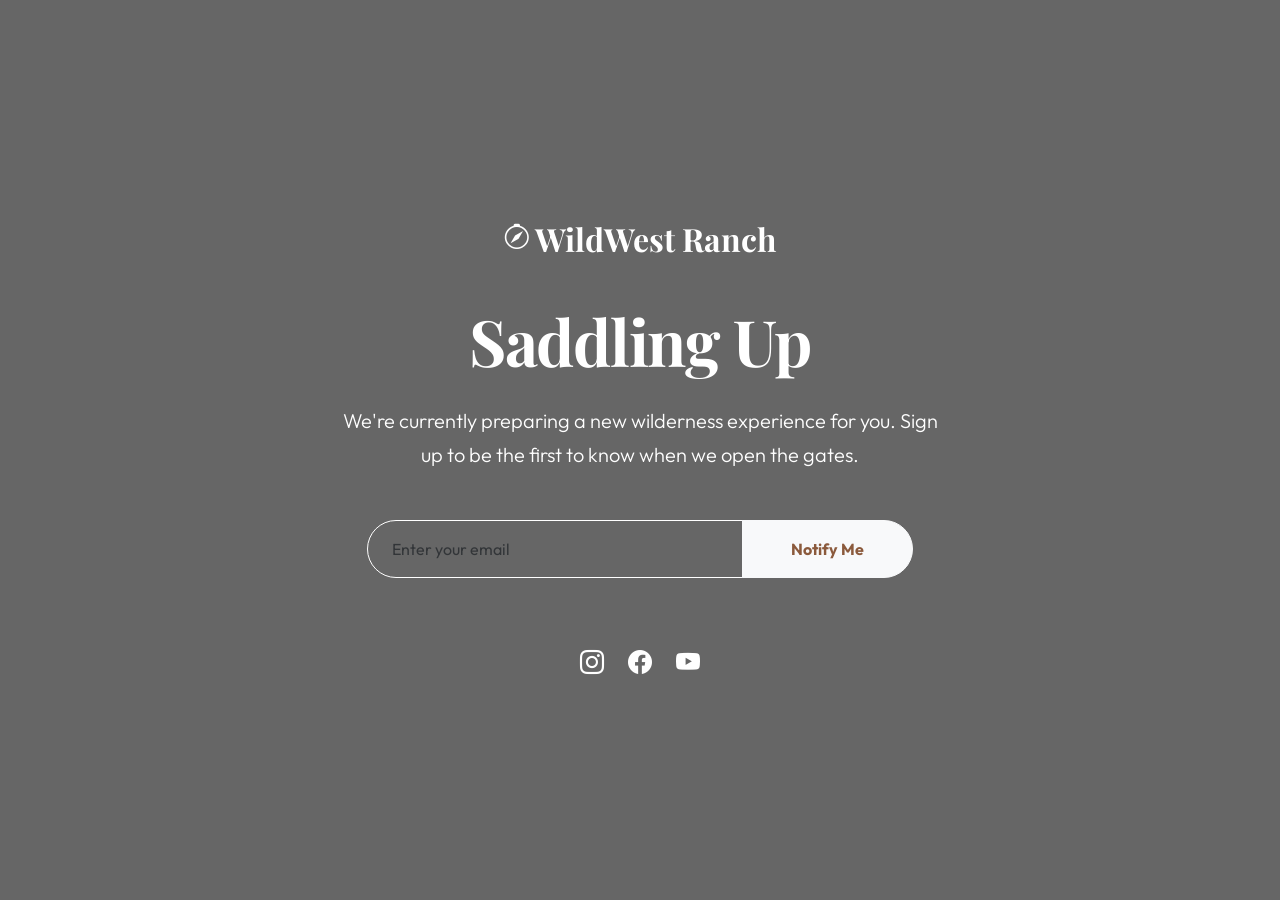
<file: coming-soon.html>
<!DOCTYPE html>
<html lang="en">
<head>
    <meta charset="UTF-8">
    <meta name="viewport" content="width=device-width, initial-scale=1.0">
    <title>Saddling Up | Coming Soon</title>
    
    <!-- Bootstrap 5 CSS -->
    <link href="https://cdn.jsdelivr.net/npm/bootstrap@5.3.0/dist/css/bootstrap.min.css" rel="stylesheet">
    <!-- Bootstrap Icons -->
    <link rel="stylesheet" href="https://cdn.jsdelivr.net/npm/bootstrap-icons@1.11.1/font/bootstrap-icons.css">
    
    <!-- Custom CSS -->
    <link rel="stylesheet" href="assets/css/style.css">
    
    <style>
        body {
            height: 100vh;
            display: flex;
            align-items: center;
            justify-content: center;
            background: linear-gradient(rgba(0,0,0,0.6), rgba(0,0,0,0.6)), url('https://images.unsplash.com/photo-1518467166778-b88f373ffec7?auto=format&fit=crop&q=80&w=2000');
            background-size: cover;
            background-position: center;
            text-align: center;
            color: #fff;
        }
    </style>
</head>
<body>

    <div class="container">
        <div class="nav-logo justify-content-center mb-5">
            <i class="bi bi-compass text-white"></i>
            <span class="fs-2 text-white">WildWest Ranch</span>
        </div>
        <h1 class="western-font display-3 mb-4">Saddling Up</h1>
        <p class="lead mb-5 mx-auto" style="max-width: 600px;">We're currently preparing a new wilderness experience for you. Sign up to be the first to know when we open the gates.</p>
        
        <div class="row justify-content-center">
            <div class="col-md-6">
                <div class="input-group mb-3">
                    <input type="email" class="form-control rounded-start-pill py-3 px-4 bg-transparent text-white border-white" placeholder="Enter your email">
                    <button class="btn btn-light rounded-end-pill px-5 fw-bold text-saddle-brown" type="button">Notify Me</button>
                </div>
            </div>
        </div>
        
        <div class="mt-5 d-flex justify-content-center gap-4">
            <a href="#" class="text-white fs-4"><i class="bi bi-instagram"></i></a>
            <a href="#" class="text-white fs-4"><i class="bi bi-facebook"></i></a>
            <a href="#" class="text-white fs-4"><i class="bi bi-youtube"></i></a>
        </div>
    </div>

</body>
</html>
</file>
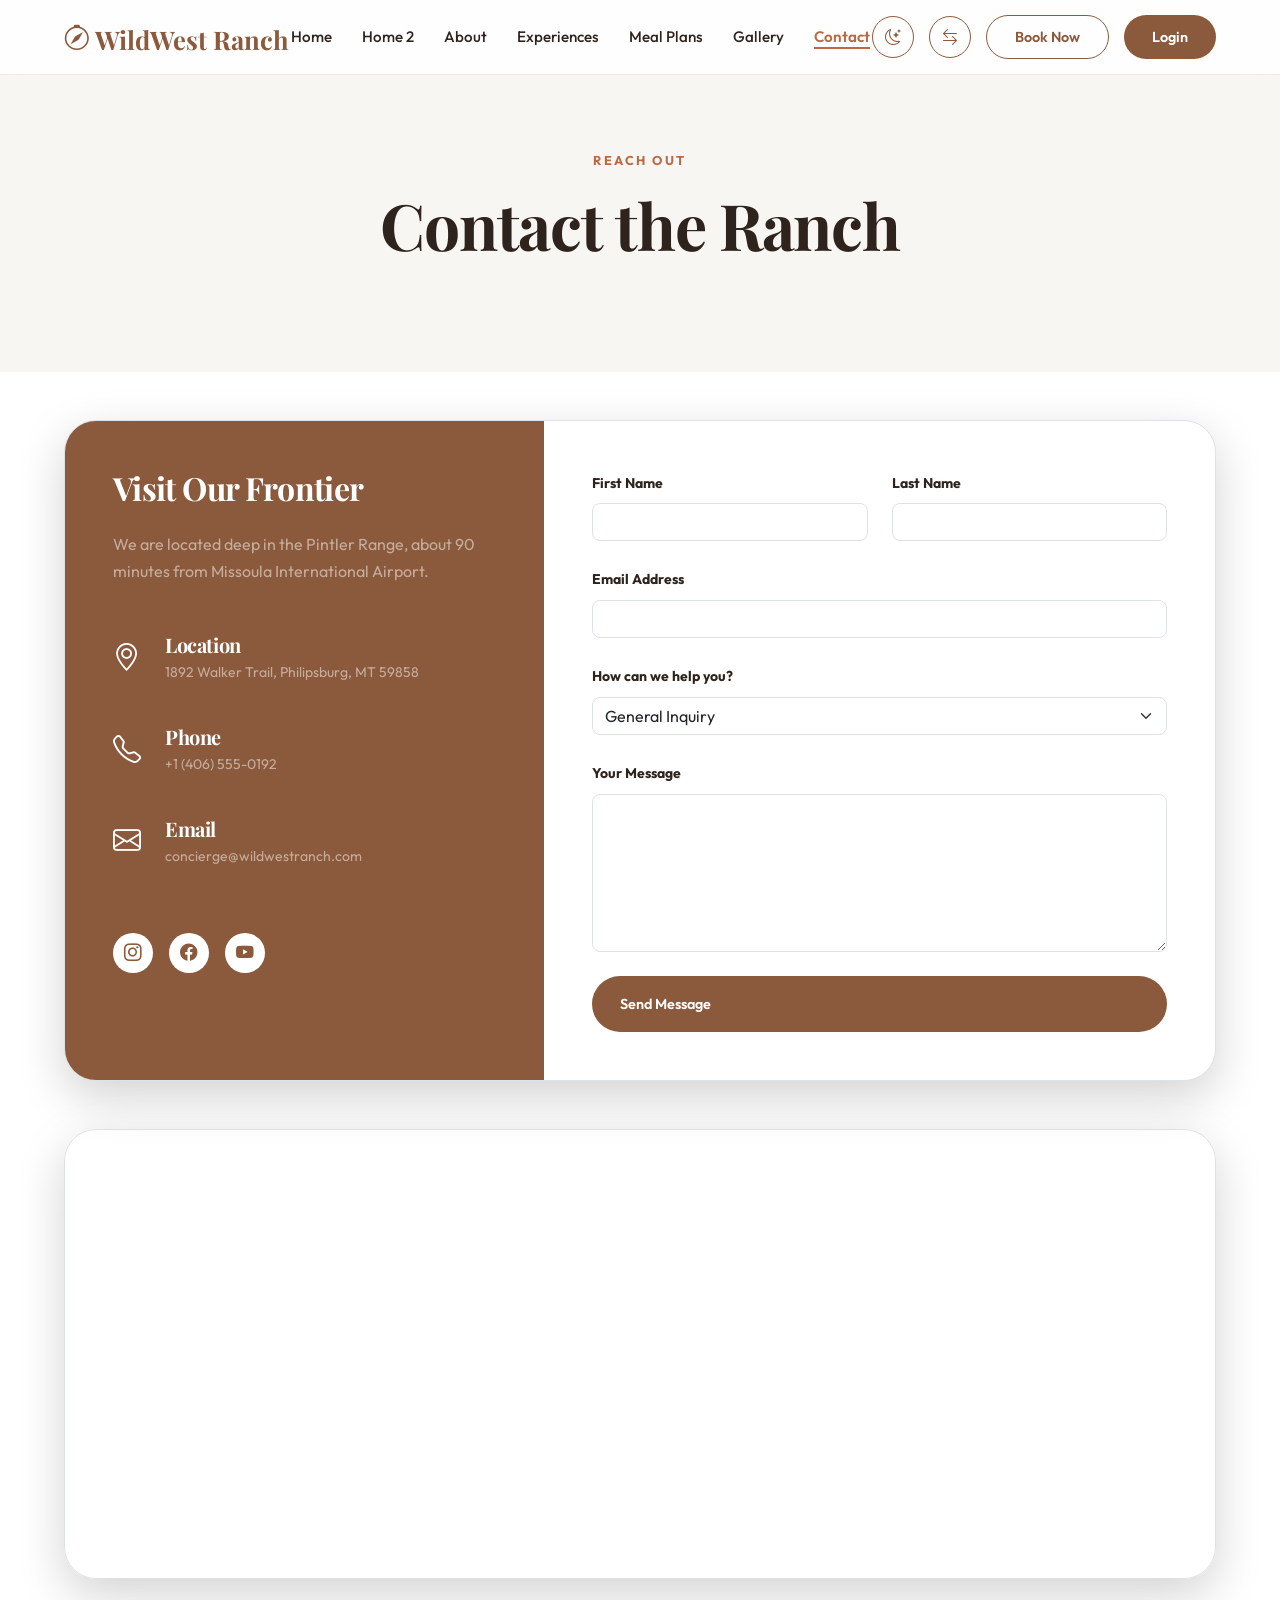
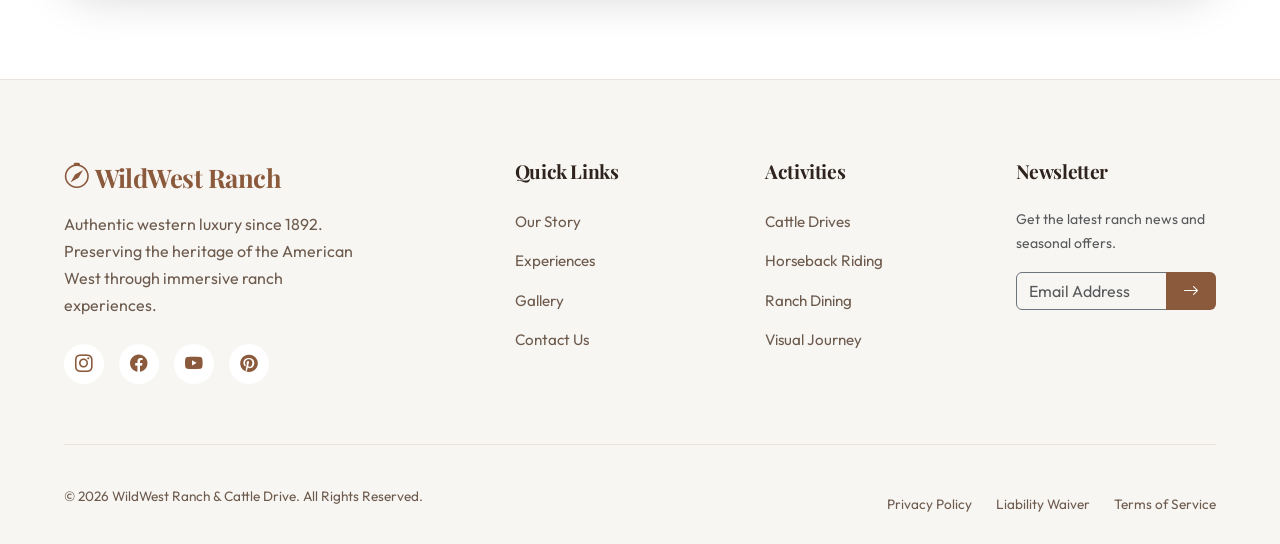
<file: contact.html>
<!DOCTYPE html>
<html lang="en">
<head>
    <meta charset="UTF-8">
    <meta name="viewport" content="width=device-width, initial-scale=1.0">
    <title>Contact Us | WildWest Ranch</title>
    
    <!-- Bootstrap 5 CSS -->
    <link href="https://cdn.jsdelivr.net/npm/bootstrap@5.3.0/dist/css/bootstrap.min.css" rel="stylesheet">
    <!-- Bootstrap Icons -->
    <link rel="stylesheet" href="https://cdn.jsdelivr.net/npm/bootstrap-icons@1.11.1/font/bootstrap-icons.css">
    
    <link rel="icon" type="image/svg+xml" href="assets/img/favicon.svg">
    
    <!-- Custom CSS -->
    <link rel="stylesheet" href="assets/css/style.css">
    <link rel="stylesheet" href="assets/css/dark-mode.css">
    <link rel="stylesheet" href="assets/css/rtl.css">
</head>
<body class="bg-primary-bg">

    <!-- Navbar -->
    <nav class="navbar-custom">
        <div class="nav-logo">
            <i class="bi bi-compass"></i>
            <span>WildWest Ranch</span>
        </div>
        
        <ul class="nav-links">
            <li><a href="index.html" class="nav-link">Home</a></li>
            <li><a href="about.html" class="nav-link">About</a></li>
            <li><a href="contact.html" class="nav-link active">Contact</a></li>
        </ul>
        
        <div class="nav-actions">
            <button id="theme-toggle" class="btn btn-outline-ranch p-2 rounded-circle">
                <i class="bi bi-moon-stars"></i>
            </button>
            <a href="booking.html" class="btn-ranch btn-outline-ranch">Book Now</a>
            <a href="login.html" class="btn-ranch btn-primary-ranch">Login</a>
        </div>
    </nav>

    <!-- Header -->
    <header class="section-padding" style="padding-top: 150px; background: var(--secondary-bg);">
        <div class="container text-center">
            <span class="section-tag">Reach Out</span>
            <h1 class="western-font display-3">Contact the Ranch</h1>
        </div>
    </header>

    <!-- Contact Content -->
    <section class="section-padding pt-5">
        <div class="container-custom">
            <div class="contact-main-card rounded-5 shadow-lg overflow-hidden border">
                <div class="row g-0">
                    <div class="col-lg-5 bg-saddle-brown p-5 text-white text-center text-lg-start">
                        <h2 class="western-font mb-4">Visit Our Frontier</h2>
                        <p class="text-white-50 mb-5">We are located deep in the Pintler Range, about 90 minutes from Missoula International Airport.&lrm;</p>
                        
                        <div class="d-flex flex-column flex-lg-row align-items-center align-items-lg-start gap-4 mb-4">
                            <i class="bi bi-geo-alt fs-3"></i>
                            <div>
                                <h5 class="fw-bold mb-1">Location</h5>
                                <p class="small text-white-50">1892 Walker Trail, Philipsburg, MT 59858&lrm;</p>
                            </div>
                        </div>
                        <div class="d-flex flex-column flex-lg-row align-items-center align-items-lg-start gap-4 mb-4">
                            <i class="bi bi-telephone fs-3"></i>
                            <div>
                                <h5 class="fw-bold mb-1">Phone</h5>
                                <p class="small text-white-50">+1 (406) 555-0192&lrm;</p>
                            </div>
                        </div>
                        <div class="d-flex flex-column flex-lg-row align-items-center align-items-lg-start gap-4 mb-5">
                            <i class="bi bi-envelope fs-3"></i>
                            <div>
                                <h5 class="fw-bold mb-1">Email</h5>
                                <p class="small text-white-50">concierge@wildwestranch.com&lrm;</p>
                            </div>
                        </div>
                        
                        <div class="social-links d-flex justify-content-center justify-content-lg-start gap-3">
                            <a href="#" class="social-icon social-btn-ranch"><i class="bi bi-instagram"></i></a>
                            <a href="#" class="social-icon social-btn-ranch"><i class="bi bi-facebook"></i></a>
                            <a href="#" class="social-icon social-btn-ranch"><i class="bi bi-youtube"></i></a>
                        </div>
                    </div>
                    
                    <div class="col-lg-7 p-5">
                        <form>
                            <div class="row g-4">
                                <div class="col-md-6">
                                    <label class="form-label small fw-bold">First Name</label>
                                    <input type="text" class="form-control rounded-3" required>
                                </div>
                                <div class="col-md-6">
                                    <label class="form-label small fw-bold">Last Name</label>
                                    <input type="text" class="form-control rounded-3" required>
                                </div>
                                <div class="col-12">
                                    <label class="form-label small fw-bold">Email Address</label>
                                    <input type="email" class="form-control rounded-3" required>
                                </div>
                                <div class="col-12">
                                    <label class="form-label small fw-bold">How can we help you?</label>
                                    <select class="form-select rounded-3">
                                        <option>General Inquiry</option>
                                        <option>Booking Question</option>
                                        <option>Group Events</option>
                                        <option>Media Inquiry</option>
                                    </select>
                                </div>
                                <div class="col-12">
                                    <label class="form-label small fw-bold">Your Message</label>
                                    <textarea class="form-control rounded-3" rows="6" required></textarea>
                                </div>
                                <div class="col-12">
                                    <button type="submit" class="btn-ranch btn-primary-ranch w-100 py-3">Send Message</button>
                                </div>
                            </div>
                        </form>
                    </div>
                </div>
            </div>
            
            <!-- Interactive Google Map -->
            <div class="mt-5 rounded-5 overflow-hidden shadow-lg border" style="height: 450px;">
                <iframe 
                    src="https://www.google.com/maps/embed?pb=!1m18!1m12!1m3!1d11161.4116568285!2d-113.31063661129324!3d46.331201584288484!2m3!1f0!2f0!3f0!3m2!1i1024!2i768!4f13.1!3m3!1m2!1s0x53592f03673f32c3%3A0x6b429d4721a361e6!2sPhilipsburg%2C%20MT%2059858!5e0!3m2!1sen!2sus!4v1715582049102!5m2!1sen!2sus" 
                    width="100%" 
                    height="100%" 
                    style="border:0;" 
                    allowfullscreen="" 
                    loading="lazy" 
                    referrerpolicy="no-referrer-when-downgrade">
                </iframe>
            </div>
        </div>
    </section>

    <!-- Footer (Shared) -->
    <footer id="footer-placeholder"></footer>

    <!-- Scripts -->
    <script src="https://cdn.jsdelivr.net/npm/bootstrap@5.3.0/dist/js/bootstrap.bundle.min.js"></script>
    <script src="assets/js/main.js"></script>
</body>
</html>
</file>
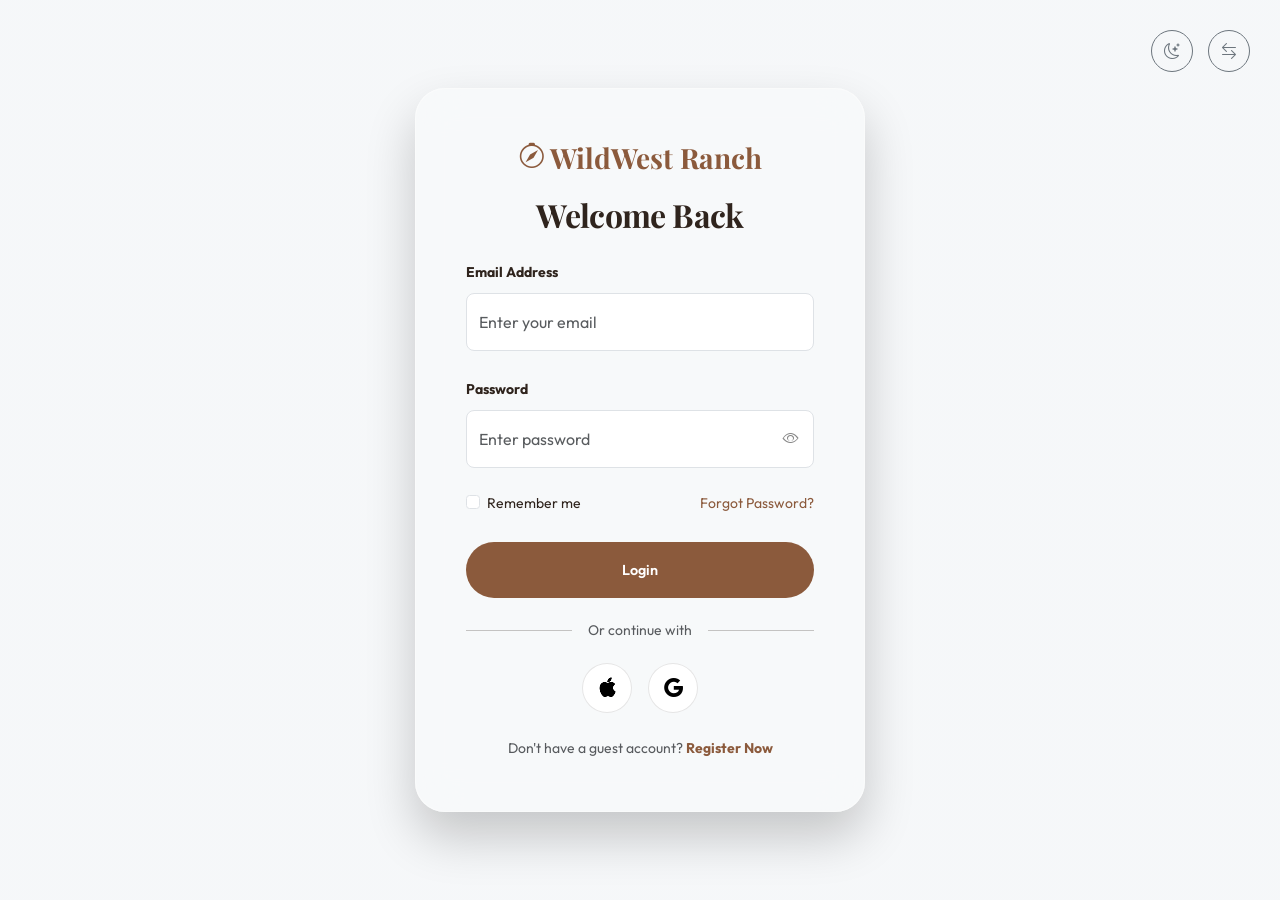
<file: login.html>
<!DOCTYPE html>
<html lang="en">
<head>
    <meta charset="UTF-8">
    <meta name="viewport" content="width=device-width, initial-scale=1.0">
    <title>Guest Login | WildWest Ranch</title>
    
    <!-- Bootstrap 5 CSS -->
    <link href="https://cdn.jsdelivr.net/npm/bootstrap@5.3.0/dist/css/bootstrap.min.css" rel="stylesheet">
    <!-- Bootstrap Icons -->
    <link rel="stylesheet" href="https://cdn.jsdelivr.net/npm/bootstrap-icons@1.11.1/font/bootstrap-icons.css">
    
    <link rel="icon" type="image/svg+xml" href="assets/img/favicon.svg">
    
    <!-- Custom CSS -->
    <link rel="stylesheet" href="assets/css/style.css">
    <link rel="stylesheet" href="assets/css/dark-mode.css">
    
    <style>
        body {
            min-height: 100vh;
            display: flex;
            align-items: center;
            justify-content: center;
            padding: 50px 20px;
            background: linear-gradient(rgba(244, 246, 248, 0.85), rgba(244, 246, 248, 0.85)), url('https://images.unsplash.com/photo-1534067783941-51c9c239dc3a?auto=format&fit=crop&q=80&w=2000');
            background-size: cover;
            background-position: center;
            background-attachment: fixed;
        }
        .login-card {
            background: rgba(248, 249, 250, 0.9);
            backdrop-filter: blur(20px);
            -webkit-backdrop-filter: blur(20px);
            border-radius: 30px;
            width: 100%;
            max-width: 450px;
            padding: 50px;
            border: 1px solid rgba(255,255,255,0.3);
            box-shadow: 0 25px 50px rgba(0,0,0,0.2);
        }
        .auth-toggles {
            position: fixed;
            top: 30px;
            right: 30px;
            display: flex;
            gap: 15px;
            z-index: 1000;
        }
        .social-btn {
            width: 50px;
            height: 50px;
            border-radius: 50%;
            border: 1px solid rgba(0,0,0,0.1);
            background: #fff;
            display: flex;
            align-items: center;
            justify-content: center;
            font-size: 1.2rem;
            transition: all 0.3s ease;
            cursor: pointer;
        }
        .apple-btn:hover {
            background: #000;
            color: #fff;
            transform: translateY(-3px);
            box-shadow: 0 5px 15px rgba(0,0,0,0.2);
        }
        .google-btn:hover {
            background: #db4437;
            color: #fff;
            transform: translateY(-3px);
            box-shadow: 0 5px 15px rgba(219,68,55,0.3);
        }
        .nav-logo-link {
            text-decoration: none;
            color: inherit;
            transition: opacity 0.3s ease;
        }
        .nav-logo-link:hover {
            opacity: 0.8;
        }
        .password-field {
            position: relative;
        }
        .password-toggle {
            position: absolute;
            right: 15px;
            top: 50%;
            transform: translateY(-50%);
            background: none;
            border: none;
            color: #888;
            cursor: pointer;
            padding: 0;
            z-index: 10;
        }
        [dir="rtl"] .password-toggle {
            right: auto;
            left: 15px;
        }
        [dir="rtl"] .password-field .form-control {
            padding-right: 0.75rem !important;
            padding-left: 3rem !important;
        }
        .text-saddle-brown {
            transition: all 0.3s ease;
            text-decoration: none;
        }
        .text-saddle-brown:hover {
            color: var(--burnt-sienna) !important;
            text-decoration: underline;
            letter-spacing: 0.5px;
        }

        /* Dark Mode Overrides */
        [data-theme="dark"] body {
            background: linear-gradient(rgba(36, 29, 24, 0.85), rgba(36, 29, 24, 0.85)), url('https://images.unsplash.com/photo-1534067783941-51c9c239dc3a?auto=format&fit=crop&q=80&w=2000');
            background-size: cover;
            background-position: center;
            background-attachment: fixed;
        }
        [data-theme="dark"] .login-card {
            background: rgba(47, 36, 29, 0.9);
            border-color: rgba(255,255,255,0.1);
            color: #fff;
        }
        [data-theme="dark"] .login-card h2 {
            color: #fff;
        }
        [data-theme="dark"] .form-label {
            color: rgba(255,255,255,0.8);
        }
        [data-theme="dark"] .form-control {
            background: rgba(255,255,255,0.05);
            border-color: rgba(255,255,255,0.1);
            color: #fff;
        }
        [data-theme="dark"] .text-muted, [data-theme="dark"] .small {
            color: rgba(255,255,255,0.6) !important;
        }
        [data-theme="dark"] .social-btn {
            background: rgba(255,255,255,0.1);
            border-color: rgba(255,255,255,0.1);
            color: #fff;
        }
        [data-theme="dark"] .form-control::placeholder {
            color: rgba(255,255,255,0.3);
        }
        [data-theme="dark"] .auth-toggles .btn-outline-secondary {
            color: #fff;
            border-color: rgba(255,255,255,0.3);
        }

        /* Mobile Adjustments */
        @media (max-width: 768px) {
            .auth-toggles {
                top: 15px;
                right: 15px;
                gap: 10px;
            }
            .auth-toggles .btn {
                padding: 6px !important;
                font-size: 0.8rem;
            }
            .login-card {
                margin-top: 60px;
                padding: 30px 20px;
            }
        }
    </style>
</head>
<body>

    <div class="auth-toggles">
        <button id="theme-toggle" class="btn btn-outline-secondary p-2 rounded-circle theme-toggle" title="Toggle Theme">
            <i class="bi bi-moon-stars"></i>
        </button>
        <button id="rtl-toggle" class="btn btn-outline-secondary p-2 rounded-circle rtl-toggle" title="Toggle RTL">
            <i class="bi bi-arrow-left-right"></i>
        </button>
    </div>

    <div class="login-card text-center">
        <a href="index.html" class="nav-logo-link">
            <div class="nav-logo justify-content-center mb-4">
                <i class="bi bi-compass"></i>
                <span class="fs-3">WildWest Ranch</span>
            </div>
        </a>
        <h2 class="western-font mb-4">Welcome Back</h2>
        
        <form>
            <div class="mb-4 text-start">
                <label class="form-label small fw-bold">Email Address</label>
                <input type="email" class="form-control rounded-3 py-3" placeholder="Enter your email" required>
            </div>
            <div class="mb-4 text-start">
                <label class="form-label small fw-bold">Password</label>
                <div class="password-field">
                    <input type="password" class="form-control rounded-3 py-3 pe-5" id="login-password" placeholder="Enter password" required>
                    <button type="button" class="password-toggle" onclick="togglePassword('login-password')">
                        <i class="bi bi-eye"></i>
                    </button>
                </div>
            </div>
            <div class="d-flex justify-content-between mb-4 small">
                <div class="form-check">
                    <input class="form-check-input" type="checkbox" id="remember">
                    <label class="form-check-label" for="remember">Remember me</label>
                </div>
                <a href="#" class="text-saddle-brown">Forgot Password?</a>
            </div>
            <button type="submit" class="btn-ranch btn-primary-ranch w-100 py-3 mb-3 text-center d-flex align-items-center justify-content-center">Login</button>
        </form>

        <div class="mb-4">
            <div class="d-flex align-items-center gap-3 mb-3">
                <hr class="flex-grow-1 opacity-25">
                <span class="small text-muted">Or continue with</span>
                <hr class="flex-grow-1 opacity-25">
            </div>
            <div class="d-flex gap-3 justify-content-center">
                <button class="social-btn apple-btn" title="Login with Apple">
                    <i class="bi bi-apple"></i>
                </button>
                <button class="social-btn google-btn" title="Login with Google">
                    <i class="bi bi-google"></i>
                </button>
            </div>
        </div>
        
        <p class="small text-muted mb-0">Don't have a guest account? <a href="register.html" class="text-saddle-brown fw-bold">Register Now</a></p>
    </div>

    <script src="assets/js/main.js"></script>
    <script>
        function togglePassword(id) {
            const input = document.getElementById(id);
            const icon = input.nextElementSibling.querySelector('i');
            if (input.type === "password") {
                input.type = "text";
                icon.classList.replace('bi-eye', 'bi-eye-slash');
            } else {
                input.type = "password";
                icon.classList.replace('bi-eye-slash', 'bi-eye');
            }
        }
    </script>

</body>
</html>
</file>
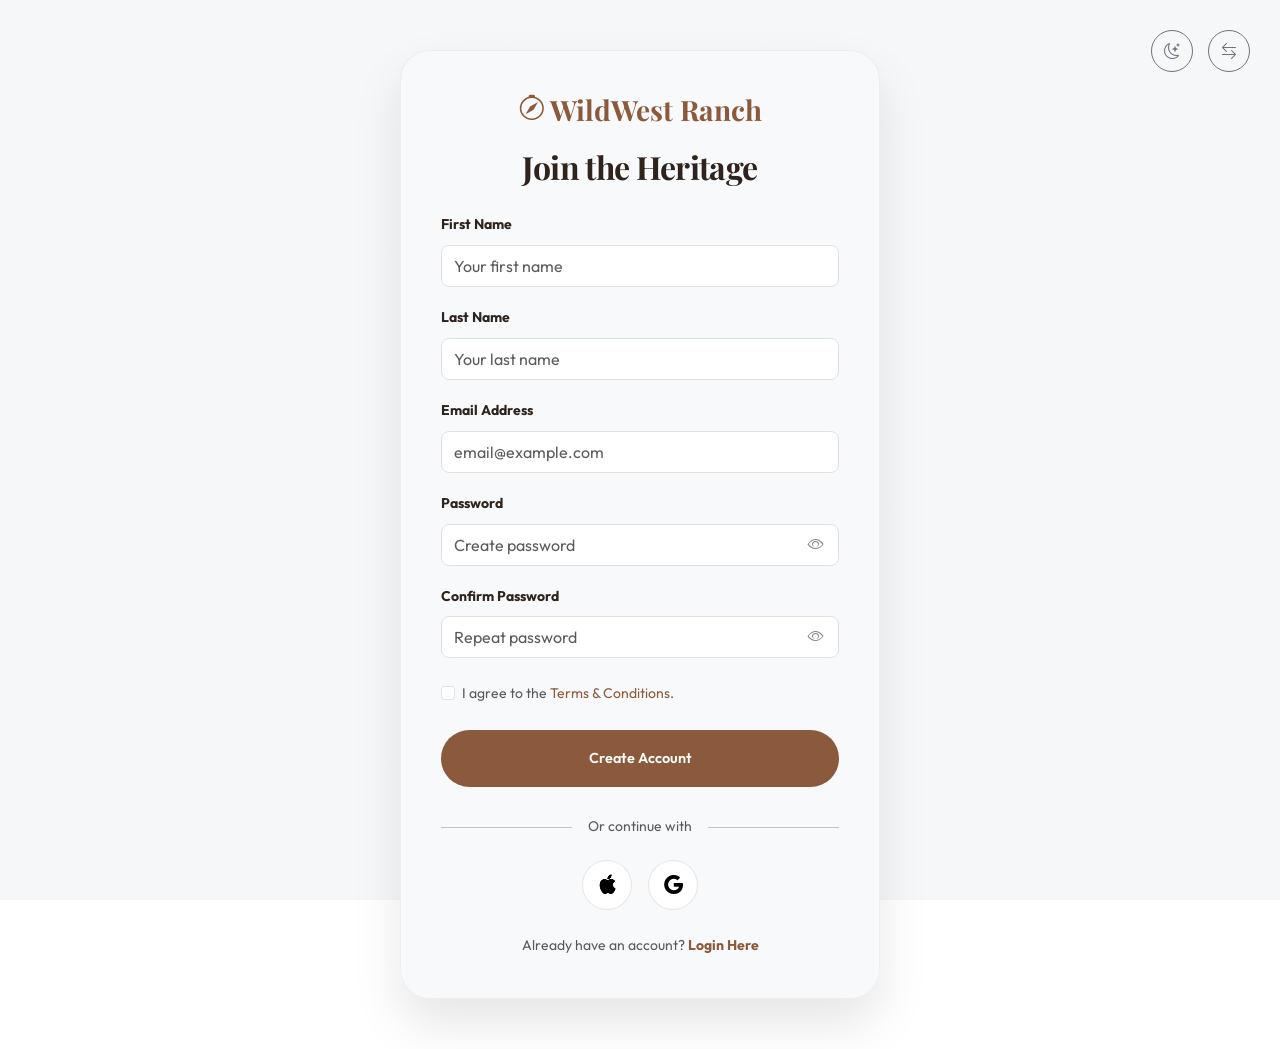
<file: register.html>
<!DOCTYPE html>
<html lang="en">
<head>
    <meta charset="UTF-8">
    <meta name="viewport" content="width=device-width, initial-scale=1.0">
    <title>Guest Registration | WildWest Ranch</title>
    
    <!-- Bootstrap 5 CSS -->
    <link href="https://cdn.jsdelivr.net/npm/bootstrap@5.3.0/dist/css/bootstrap.min.css" rel="stylesheet">
    <!-- Bootstrap Icons -->
    <link rel="stylesheet" href="https://cdn.jsdelivr.net/npm/bootstrap-icons@1.11.1/font/bootstrap-icons.css">
    
    <link rel="icon" type="image/svg+xml" href="assets/img/favicon.svg">
    
    <!-- Custom CSS -->
    <link rel="stylesheet" href="assets/css/style.css">
    <link rel="stylesheet" href="assets/css/dark-mode.css">
    
    <style>
        body {
            min-height: 100vh;
            display: flex;
            align-items: center;
            justify-content: center;
            padding: 50px 20px;
            background: linear-gradient(rgba(244, 246, 248, 0.85), rgba(244, 246, 248, 0.85)), url('https://images.unsplash.com/photo-1534067783941-51c9c239dc3a?auto=format&fit=crop&q=80&w=2000');
            background-size: cover;
            background-position: center;
            background-attachment: fixed;
        }
        .register-card {
            background: rgba(248, 249, 250, 0.9);
            backdrop-filter: blur(20px);
            -webkit-backdrop-filter: blur(20px);
            border-radius: 30px;
            width: 100%;
            max-width: 480px;
            padding: 40px;
            border: 1px solid rgba(0,0,0,0.05);
            box-shadow: 0 25px 50px rgba(0,0,0,0.1);
        }
        .auth-toggles {
            position: fixed;
            top: 30px;
            right: 30px;
            display: flex;
            gap: 15px;
            z-index: 1000;
        }
        .nav-logo-link {
            text-decoration: none;
            color: inherit;
            transition: opacity 0.3s ease;
        }
        .nav-logo-link:hover {
            opacity: 0.8;
        }
        .password-field {
            position: relative;
        }
        .password-toggle {
            position: absolute;
            right: 15px;
            top: 50%;
            transform: translateY(-50%);
            background: none;
            border: none;
            color: #888;
            cursor: pointer;
            padding: 0;
            z-index: 10;
        }
        [dir="rtl"] .password-toggle {
            right: auto;
            left: 15px;
        }
        [dir="rtl"] .password-field .form-control {
            padding-right: 0.75rem !important;
            padding-left: 3rem !important;
        }
        .social-btn {
            width: 50px;
            height: 50px;
            border-radius: 50%;
            border: 1px solid rgba(0,0,0,0.1);
            background: #fff;
            display: flex;
            align-items: center;
            justify-content: center;
            font-size: 1.2rem;
            transition: all 0.3s ease;
            cursor: pointer;
        }
        .apple-btn:hover {
            background: #000;
            color: #fff;
            transform: translateY(-3px);
            box-shadow: 0 5px 15px rgba(0,0,0,0.2);
        }
        .google-btn:hover {
            background: #db4437;
            color: #fff;
            transform: translateY(-3px);
            box-shadow: 0 5px 15px rgba(219,68,55,0.3);
        }
        .text-saddle-brown {
            transition: all 0.3s ease;
            text-decoration: none;
        }
        .text-saddle-brown:hover {
            color: var(--burnt-sienna) !important;
            text-decoration: underline;
        }

        /* Dark Mode Overrides */
        [data-theme="dark"] body {
            background: linear-gradient(rgba(36, 29, 24, 0.85), rgba(36, 29, 24, 0.85)), url('https://images.unsplash.com/photo-1534067783941-51c9c239dc3a?auto=format&fit=crop&q=80&w=2000');
            background-size: cover;
            background-position: center;
            background-attachment: fixed;
        }
        [data-theme="dark"] .register-card {
            background: rgba(47, 36, 29, 0.9);
            border-color: rgba(255,255,255,0.1);
            color: #fff;
        }
        [data-theme="dark"] .register-card h2 {
            color: #fff;
        }
        [data-theme="dark"] .form-label {
            color: rgba(255,255,255,0.8);
        }
        [data-theme="dark"] .form-control {
            background: rgba(255,255,255,0.05);
            border-color: rgba(255,255,255,0.1);
            color: #fff;
        }
        [data-theme="dark"] .form-control::placeholder {
            color: rgba(255,255,255,0.3);
        }
        [data-theme="dark"] .auth-toggles .btn-outline-secondary {
            color: #fff;
            border-color: rgba(255,255,255,0.3);
        }
        [data-theme="dark"] .text-muted, [data-theme="dark"] .small {
            color: rgba(255,255,255,0.6) !important;
        }
        [data-theme="dark"] .social-btn {
            background: rgba(255,255,255,0.1);
            border-color: rgba(255,255,255,0.1);
            color: #fff;
        }

        /* Mobile Adjustments */
        @media (max-width: 768px) {
            .auth-toggles {
                top: 15px;
                right: 15px;
                gap: 10px;
            }
            .auth-toggles .btn {
                padding: 6px !important;
                font-size: 0.8rem;
            }
            .register-card {
                margin-top: 60px;
                padding: 30px 20px;
            }
        }
    </style>
</head>
<body>

    <div class="auth-toggles">
        <button id="theme-toggle" class="btn btn-outline-secondary p-2 rounded-circle theme-toggle" title="Toggle Theme">
            <i class="bi bi-moon-stars"></i>
        </button>
        <button id="rtl-toggle" class="btn btn-outline-secondary p-2 rounded-circle rtl-toggle" title="Toggle RTL">
            <i class="bi bi-arrow-left-right"></i>
        </button>
    </div>

    <div class="register-card">
        <a href="index.html" class="nav-logo-link">
            <div class="nav-logo justify-content-center mb-4">
                <i class="bi bi-compass"></i>
                <span class="fs-3">WildWest Ranch</span>
            </div>
        </a>
        <h2 class="western-font text-center mb-4">Join the Heritage</h2>
        
        <form>
            <div class="mb-3">
                <label class="form-label small fw-bold">First Name</label>
                <input type="text" class="form-control rounded-3 py-2" placeholder="Your first name" required>
            </div>
            <div class="mb-3">
                <label class="form-label small fw-bold">Last Name</label>
                <input type="text" class="form-control rounded-3 py-2" placeholder="Your last name" required>
            </div>
            <div class="mb-3">
                <label class="form-label small fw-bold">Email Address</label>
                <input type="email" class="form-control rounded-3 py-2" placeholder="email@example.com" required>
            </div>
            <div class="mb-3">
                <label class="form-label small fw-bold">Password</label>
                <div class="password-field">
                    <input type="password" class="form-control rounded-3 py-2 pe-5" id="reg-password" placeholder="Create password" required>
                    <button type="button" class="password-toggle" onclick="togglePassword('reg-password')">
                        <i class="bi bi-eye"></i>
                    </button>
                </div>
            </div>
            <div class="mb-3">
                <label class="form-label small fw-bold">Confirm Password</label>
                <div class="password-field">
                    <input type="password" class="form-control rounded-3 py-2 pe-5" id="reg-confirm" placeholder="Repeat password" required>
                    <button type="button" class="password-toggle" onclick="togglePassword('reg-confirm')">
                        <i class="bi bi-eye"></i>
                    </button>
                </div>
            </div>
            
            <div class="form-check small text-muted my-4">
                <input class="form-check-input" type="checkbox" required id="consent">
                <label class="form-check-label" for="consent">
                    I agree to the <a href="liability-form.html" class="text-saddle-brown">Terms & Conditions</a>.
                </label>
            </div>

            <button type="submit" class="btn-ranch btn-primary-ranch w-100 py-3 mb-4 text-center d-flex align-items-center justify-content-center">Create Account</button>
        </form>

        <div class="mb-4">
            <div class="d-flex align-items-center gap-3 mb-3">
                <hr class="flex-grow-1 opacity-25">
                <span class="small text-muted">Or continue with</span>
                <hr class="flex-grow-1 opacity-25">
            </div>
            <div class="d-flex gap-3 justify-content-center">
                <button class="social-btn apple-btn" title="Login with Apple">
                    <i class="bi bi-apple"></i>
                </button>
                <button class="social-btn google-btn" title="Login with Google">
                    <i class="bi bi-google"></i>
                </button>
            </div>
        </div>
        
        <p class="small text-center text-muted mb-0">Already have an account? <a href="login.html" class="text-saddle-brown fw-bold">Login Here</a></p>
    </div>

    <script src="assets/js/main.js"></script>
    <script>
        function togglePassword(id) {
            const input = document.getElementById(id);
            const icon = input.nextElementSibling.querySelector('i');
            if (input.type === "password") {
                input.type = "text";
                icon.classList.replace('bi-eye', 'bi-eye-slash');
            } else {
                input.type = "password";
                icon.classList.replace('bi-eye-slash', 'bi-eye');
            }
        }
    </script>
</body>
</html>
</file>
<file: assets/css/style.css>
/* 
    Dude Ranch & Cattle Drive Vacation - Premium Style System
    Aesthetic: Luxury Western Editorial, Cinematic Wilderness
*/

@import url('https://fonts.googleapis.com/css2?family=Cormorant+Garamond:ital,wght@0,300;0,400;0,500;0,600;0,700;1,400&family=Outfit:wght@300;400;500;600;700&family=Playfair+Display:ital,wght@0,400;0,700;1,400&display=swap');

:root {
    --primary-bg: #ffffff;
    --secondary-bg: #f8f6f3;
    --card-bg: #ffffff;
    --saddle-brown: #8b5a3c;
    --burnt-sienna: #b86b43;
    --dusty-clay: #c68a5d;
    --prairie-green: #68745a;
    --sunset-gold: #d9a441;
    --text-main: #2f241d;
    --text-muted: #6d5b4e;
    --border-color: rgba(139, 90, 60, 0.12);
    --glass-bg: rgba(255, 255, 255, 0.85);
    --transition: all 0.4s cubic-bezier(0.165, 0.84, 0.44, 1);
    --shadow: 0 10px 30px rgba(47, 36, 29, 0.05);
}

.bg-primary-bg { background-color: var(--primary-bg) !important; }
.bg-secondary-bg { background-color: var(--secondary-bg) !important; }
.bg-card-bg { background-color: var(--card-bg) !important; }

.bg-burnt-sienna { background-color: var(--burnt-sienna) !important; color: #fff !important; }
.bg-saddle-brown { background-color: var(--saddle-brown) !important; color: #fff !important; }
.bg-prairie-green { background-color: var(--prairie-green) !important; color: #fff !important; }
.bg-sunset-gold { background-color: var(--sunset-gold) !important; color: #000 !important; }

.text-burnt-sienna { color: var(--burnt-sienna) !important; }
.text-saddle-brown { color: var(--saddle-brown) !important; }
.text-prairie-green { color: var(--prairie-green) !important; }

/* Global Reset & Base */
* {
    margin: 0;
    padding: 0;
    box-sizing: border-box;
}

html, body {
    overflow-x: hidden;
    width: 100%;
    margin: 0;
    padding: 0;
}

body {
    background-color: var(--primary-bg);
    color: var(--text-main);
    font-family: 'Outfit', sans-serif;
    line-height: 1.7;
    overflow-x: hidden;
    -webkit-font-smoothing: antialiased;
    display: flex;
    flex-direction: column;
    min-height: 100vh;
}

h1, h2, h3, h4, h5, h6, .western-font {
    font-family: 'Playfair Display', serif;
    font-weight: 700;
    letter-spacing: -0.02em;
}

.serif-italic {
    font-family: 'Cormorant Garamond', serif;
    font-style: italic;
}

a {
    text-decoration: none;
    color: inherit;
    transition: var(--transition);
}

ul {
    list-style: none;
}

img {
    max-width: 100%;
    height: auto;
    object-fit: cover;
}

/* Scrollbar */
::-webkit-scrollbar {
    width: 8px;
}
::-webkit-scrollbar-track {
    background: var(--primary-bg);
}
::-webkit-scrollbar-thumb {
    background: var(--saddle-brown);
    border-radius: 10px;
}

/* Custom Container */
.container-custom {
    width: 90%;
    max-width: 1400px;
    margin: 0 auto;
}

.btn-fixed-width {
    min-width: 280px;
    width: 100%;
}

@media (min-width: 768px) {
    .btn-fixed-width {
        width: auto;
        display: inline-flex;
        justify-content: center;
    }
}

/* Navbar */
.navbar-custom {
    position: fixed;
    top: 0;
    left: 0;
    width: 100%;
    max-width: none;
    background: var(--glass-bg);
    backdrop-filter: blur(15px);
    -webkit-backdrop-filter: blur(15px);
    border-bottom: 1px solid var(--border-color);
    border-radius: 0;
    z-index: 1000;
    padding: 15px 5%;
    display: flex;
    justify-content: space-between;
    align-items: center;
    transition: var(--transition);
}

@media (min-width: 1400px) {
    .navbar-custom {
        padding-left: calc((100% - 1300px) / 2);
        padding-right: calc((100% - 1300px) / 2);
    }
}

.navbar-custom.scrolled {
    background: var(--primary-bg);
    box-shadow: 0 5px 20px rgba(0,0,0,0.05);
}

.nav-logo {
    display: flex;
    align-items: center;
    gap: 5px;
    font-size: 1.6rem;
    font-weight: 700;
    font-family: 'Playfair Display', serif;
    color: var(--saddle-brown);
    line-height: 1;
}

.nav-logo span {
    margin-top: 5px;
}

.nav-links {
    display: flex;
    gap: 30px;
    align-items: center;
    align-self: center;
    margin: 0;
    padding: 0;
    list-style: none;
}

.nav-link {
    font-size: 0.95rem;
    font-weight: 500;
    color: var(--text-main);
    position: relative;
    padding: 0;
    line-height: 1;
    display: inline-flex;
    align-items: center;
}

.nav-link::after {
    content: '';
    position: absolute;
    bottom: -4px;
    left: 0;
    width: 0;
    height: 2px;
    background: var(--burnt-sienna);
    transition: var(--transition);
}

.nav-link:hover::after, .nav-link.active::after {
    width: 100%;
}

.nav-link.active {
    color: var(--burnt-sienna);
    font-weight: 600;
}

.nav-actions {
    display: flex;
    align-items: center;
    gap: 15px;
}

.nav-actions .btn-ranch {
    height: 44px;
    padding-top: 0;
    padding-bottom: 0;
    box-sizing: border-box;
    display: inline-flex;
    align-items: center;
}

.nav-actions .rounded-circle,
.auth-toggles .rounded-circle {
    width: 42px;
    height: 42px;
    padding: 0 !important;
    display: flex;
    align-items: center;
    justify-content: center;
    flex-shrink: 0;
}

/* Buttons */
.btn-ranch {
    padding: 12px 28px;
    border-radius: 50px;
    font-weight: 600;
    font-size: 0.9rem;
    cursor: pointer;
    transition: var(--transition);
    display: inline-flex;
    align-items: center;
    gap: 8px;
    border: none;
}

.btn-primary-ranch {
    background: var(--saddle-brown);
    color: #fff;
}

.btn-primary-ranch:hover {
    background: var(--burnt-sienna);
    transform: translateY(-3px);
    box-shadow: 0 10px 20px rgba(184, 107, 67, 0.2);
}

.btn-outline-ranch {
    background: transparent;
    border: 1px solid var(--saddle-brown);
    color: var(--saddle-brown);
}

.btn-outline-ranch:hover {
    background: var(--saddle-brown);
    color: #fff;
    transform: translateY(-3px);
}

/* Hero Section */
.hero {
    height: 100vh;
    width: 100%;
    position: relative;
    overflow: hidden;
    display: flex;
    align-items: center;
    justify-content: center;
    text-align: center;
    color: #fff;
}

.hero-bg {
    position: absolute;
    top: 0;
    left: 0;
    width: 100%;
    height: 100%;
    z-index: -1;
}

.hero-bg img {
    width: 100%;
    height: 100%;
    object-fit: fill;
}

.hero-overlay {
    position: absolute;
    top: 0;
    left: 0;
    width: 100%;
    height: 100%;
    background: linear-gradient(to bottom, rgba(47, 36, 29, 0.4), rgba(47, 36, 29, 0.7));
}

.hero-content {
    max-width: 900px;
    z-index: 10;
    padding: 0 20px;
}

.hero-sub {
    font-family: 'Cormorant Garamond', serif;
    font-style: italic;
    font-size: 1.5rem;
    margin-bottom: 15px;
    display: block;
}

.hero-title {
    font-size: clamp(3rem, 8vw, 5.5rem);
    line-height: 1.1;
    margin-bottom: 25px;
}

.hero-desc {
    font-size: 1.1rem;
    max-width: 600px;
    margin: 0 auto 35px;
}

.hero-btns {
    display: flex;
    gap: 20px;
    justify-content: center;
}

/* Animations */
@keyframes cinematicZoom {
    from { transform: scale(1); }
    to { transform: scale(1.15); }
}

@keyframes fadeInUp {
    to { opacity: 1; transform: translateY(0); }
}



/* Sections */
.section-padding {
    padding: 100px 0;
}

.section-header {
    margin-bottom: 60px;
    max-width: 700px;
}

.section-tag {
    color: var(--burnt-sienna);
    font-weight: 700;
    text-transform: uppercase;
    letter-spacing: 0.2em;
    font-size: 0.8rem;
    margin-bottom: 15px;
    display: block;
}

.section-title {
    font-size: clamp(2.5rem, 5vw, 3.5rem);
    color: var(--text-main);
}

/* Cards */
.ranch-card {
    background: var(--card-bg);
    border-radius: 20px;
    overflow: hidden;
    border: 1px solid var(--border-color);
    transition: var(--transition);
    height: 100%;
    display: flex;
    flex-direction: column;
}

.ranch-card:hover {
    transform: translateY(-10px);
    box-shadow: 0 20px 40px rgba(47, 36, 29, 0.08);
    border-color: var(--dusty-clay);
}

.card-img-wrapper {
    height: 280px;
    overflow: hidden;
    position: relative;
}

.card-img-wrapper img {
    width: 100%;
    height: 100%;
    transition: transform 0.8s cubic-bezier(0.165, 0.84, 0.44, 1);
}

.ranch-card:hover .card-img-wrapper img {
    transform: scale(1.1);
}

.card-content {
    padding: 30px;
    flex: 1;
    display: flex;
    flex-direction: column;
}

.card-content .card-actions {
    margin-top: auto !important;
    display: flex;
    gap: 8px;
    width: 100%;
}

.card-content .card-actions .btn-ranch {
    flex: 1;
    justify-content: center;
    text-align: center;
}

.card-meta {
    display: flex;
    gap: 15px;
    margin-bottom: 15px;
    font-size: 0.85rem;
    color: var(--text-muted);
}

.card-title {
    font-size: 1.6rem;
    margin-bottom: 15px;
    color: var(--text-main);
}

/* Storytelling Layouts (Home 2) */
.story-row {
    display: flex;
    align-items: center;
    gap: 80px;
    margin-bottom: 100px;
}

.story-row:nth-child(even) {
    flex-direction: row-reverse;
}

.story-img {
    flex: 1;
    border-radius: 30px;
    overflow: hidden;
    height: 500px;
    box-shadow: 20px 20px 0 var(--secondary-bg);
}

.story-img img {
    width: 100%;
    height: 100%;
    object-fit: cover;
}

.story-content {
    flex: 1;
}

/* Responsive */
@media (max-width: 1024px) {
    .nav-links { display: none; }
    .navbar-custom { padding: 15px 20px; }
}

@media (max-width: 768px) {
    .section-padding { padding: 60px 0; }
    .story-row { flex-direction: column !important; gap: 40px; }
    .story-img { width: 100%; height: 350px; box-shadow: 10px 10px 0 var(--secondary-bg); }
    .hero { height: auto; min-height: 80vh; padding: 120px 0 60px; }
    .hero-bg img { transform: scale(1); animation: none; }
    .hero-title { font-size: 3rem; }
    .section-header { text-align: center; margin-left: auto; margin-right: auto; }
}

@media (max-width: 480px) {
    .hero { height: auto; min-height: 85vh; padding: 100px 0 50px; }
    .hero-btns { flex-direction: column; width: 100%; }
    .btn-ranch { width: 100%; justify-content: center; }
}

/* Footer */
footer {
    background: var(--secondary-bg);
    padding: 80px 0 0;
    border-top: 1px solid var(--border-color);
    margin-top: auto;
    margin-bottom: 0 !important;
}

.footer-top {
    display: grid;
    grid-template-columns: 2fr 1fr 1fr 1fr;
    gap: 50px;
    margin-bottom: 60px;
}

.footer-logo {
    display: flex;
    align-items: center;
    gap: 5px;
    font-size: 1.6rem;
    font-family: 'Playfair Display', serif;
    font-weight: 700;
    color: var(--saddle-brown);
    margin-bottom: 20px;
    line-height: 1;
}

.footer-logo span {
    margin-top: 5px;
}

.footer-desc {
    color: var(--text-muted);
    max-width: 300px;
}

.footer-h {
    font-size: 1.2rem;
    margin-bottom: 25px;
    color: var(--text-main);
    text-align: left;
}

.footer-links {
    list-style: none;
    padding: 0;
    margin: 0;
    text-align: left;
}

.footer-links li {
    margin-bottom: 12px;
}

.footer-links a {
    color: var(--text-muted);
    font-size: 0.95rem;
}

.footer-links a:hover {
    color: var(--burnt-sienna);
    padding-left: 5px;
}

.footer-bottom {
    padding-top: 40px;
    padding-bottom: 20px;
    margin-bottom: 0 !important;
    border-top: 1px solid var(--border-color);
    display: flex;
    justify-content: space-between;
    align-items: center;
    color: var(--text-muted);
    font-size: 0.85rem;
}

.social-links {
    display: flex;
    gap: 15px;
}

.social-icon {
    width: 40px;
    height: 40px;
    background: var(--primary-bg);
    border-radius: 50%;
    display: flex;
    align-items: center;
    justify-content: center;
    color: var(--saddle-brown);
    font-size: 1.1rem;
}

.social-icon:hover {
    background: var(--saddle-brown);
    color: #fff;
    transform: translateY(-3px);
}

@media (max-width: 992px) {
    .footer-top { grid-template-columns: 1fr 1fr; }
    .footer-bottom { flex-direction: column; gap: 15px; text-align: center; }
    .footer-bottom .d-flex { justify-content: center; flex-wrap: wrap; }
}

@media (max-width: 576px) {
    .footer-top { grid-template-columns: 1fr; text-align: center; }
    .footer-desc { margin: 0 auto 20px; }
    .social-links { justify-content: center; }
}

/* Mobile Menu */
.mobile-nav-btn {
    display: none;
    font-size: 1.5rem;
    color: var(--saddle-brown);
    background: none;
    border: none;
    cursor: pointer;
}

@media (max-width: 1024px) {
    .mobile-nav-btn { display: block !important; }
    .nav-actions .theme-toggle, 
    .nav-actions .rtl-toggle, 
    .nav-actions .btn-ranch { 
        display: none !important; 
    }
    .nav-links { display: none !important; }
}

.mobile-menu {
    position: fixed;
    top: 0;
    right: -100%;
    width: 80%;
    max-width: 350px;
    height: 100vh;
    background: var(--primary-bg);
    z-index: 2000;
    padding: 80px 40px;
    transition: 0.5s cubic-bezier(0.165, 0.84, 0.44, 1);
    display: flex;
    flex-direction: column;
    gap: 15px;
    text-align: left;
    box-shadow: -10px 0 30px rgba(0,0,0,0.1);
}

.mobile-menu.active {
    right: 0;
}

.mobile-menu-toggles {
    justify-content: center;
    width: 100%;
}

.mobile-menu-close {
    position: absolute;
    top: 25px;
    right: 25px;
    background: none;
    border: none;
    font-size: 1.5rem;
    color: var(--text-main);
    cursor: pointer;
    z-index: 10;
    transition: var(--transition);
}

.mobile-menu-close:hover {
    color: var(--burnt-sienna);
    transform: rotate(90deg);
}

.assessment-text-side {
    background-color: #fff;
}

.journey-section {
    background-color: #fff;
}

.timeline-card {
    background-color: #fff;
}

.contact-main-card {
    background-color: #fff;
}

.social-btn-ranch {
    background-color: #fff;
    color: var(--saddle-brown);
}

.mobile-menu .nav-link {
    font-size: 1.2rem;
    transition: var(--transition);
}

.mobile-menu .nav-link.active {
    color: var(--burnt-sienna);
    font-weight: 700;
    padding-left: 10px;
    border-left: 3px solid var(--burnt-sienna);
}

/* Scroll Reveal Animations */
.ranch-card, .section-header, .story-img, .timeline-card {
    opacity: 0;
    transform: translateY(40px);
    transition: all 0.8s cubic-bezier(0.165, 0.84, 0.44, 1);
}

.ranch-card.revealed, .section-header.revealed, .story-img.revealed, .timeline-card.revealed {
    opacity: 1;
    transform: translateY(0);
}

/* Staggered Timeline Animation */
.col-lg-3:nth-child(1) .timeline-card { transition-delay: 0.1s; }
.col-lg-3:nth-child(2) .timeline-card { transition-delay: 0.2s; }
.col-lg-3:nth-child(3) .timeline-card { transition-delay: 0.3s; }
.col-lg-3:nth-child(4) .timeline-card { transition-delay: 0.4s; }

/* Back to Top Button */
#back-to-top {
    position: fixed;
    bottom: 30px;
    right: 30px;
    width: 50px;
    height: 50px;
    background: var(--saddle-brown);
    color: #fff;
    border-radius: 50%;
    display: flex;
    align-items: center;
    justify-content: center;
    font-size: 1.5rem;
    cursor: pointer;
    z-index: 1001;
    opacity: 0;
    visibility: hidden;
    transition: var(--transition);
    border: 2px solid transparent;
    box-shadow: 0 10px 20px rgba(0,0,0,0.1);
}

#back-to-top.visible {
    opacity: 1;
    visibility: visible;
}

#back-to-top:hover {
    background: var(--burnt-sienna);
    transform: translateY(-5px);
    border-color: var(--sunset-gold);
    box-shadow: 0 15px 30px rgba(184, 107, 67, 0.3);
}

[dir="rtl"] #back-to-top {
    right: auto;
    left: 30px;
}
</file>
<file: assets/css/dark-mode.css>
/* 
    Dude Ranch & Cattle Drive Vacation - Warm Luxury Dark Mode
*/

[data-theme="dark"] {
    --primary-bg: #1a1512;
    --secondary-bg: #241d18;
    --card-bg: #2a221c;
    --text-main: #f6efe4;
    --text-muted: #eadcc6;
    --border-color: rgba(234, 220, 198, 0.1);
    --glass-bg: rgba(26, 21, 18, 0.8);
}

[data-theme="dark"] .hero-title {
    color: var(--text-main);
}

[data-theme="dark"] .editorial-hero {
    background: var(--primary-bg);
}

[data-theme="dark"] .text-muted, [data-theme="dark"] .lead {
    color: var(--text-muted) !important;
}

[data-theme="dark"] .navbar-custom.scrolled {
    background: var(--primary-bg);
}

[data-theme="dark"] .btn-outline-ranch {
    border-color: var(--dusty-clay);
    color: var(--dusty-clay);
}

[data-theme="dark"] .btn-outline-ranch:hover {
    background: var(--dusty-clay);
    color: #fff;
}

[data-theme="dark"] .ranch-card {
    box-shadow: 0 10px 30px rgba(0, 0, 0, 0.3);
}

[data-theme="dark"] .social-icon {
    background: var(--secondary-bg);
    color: var(--sunset-gold);
}

[data-theme="dark"] .social-icon:hover {
    background: var(--sunset-gold);
    color: var(--primary-bg);
}

[data-theme="dark"] .mobile-menu {
    background: var(--primary-bg);
}

[data-theme="dark"] .footer-bottom {
    border-top: 1px solid rgba(234, 220, 198, 0.1);
}

[data-theme="dark"] .testimonial-card {
    background-color: var(--secondary-bg) !important;
    border-color: var(--border-color) !important;
    color: var(--text-main);
}

[data-theme="dark"] .testimonial-card .text-muted {
    color: var(--text-muted) !important;
}

[data-theme="dark"] .assessment-text-side {
    background-color: var(--secondary-bg) !important;
    color: var(--text-main);
}

[data-theme="dark"] .journey-section {
    background-color: var(--primary-bg) !important;
}

[data-theme="dark"] .timeline-card {
    background-color: var(--secondary-bg) !important;
    color: var(--text-main);
}

[data-theme="dark"] .contact-main-card {
    background-color: var(--primary-bg) !important;
}

[data-theme="dark"] .social-btn-ranch {
    background-color: rgba(255,255,255,0.1) !important;
    color: #fff !important;
}

[data-theme="dark"] .form-control {
    background: rgba(255,255,255,0.05);
    border-color: rgba(255,255,255,0.1);
    color: #fff;
}

[data-theme="dark"] .form-control:focus {
    background: rgba(255,255,255,0.1);
    border-color: var(--burnt-sienna);
    color: #fff;
}

[data-theme="dark"] .form-label {
    color: var(--text-muted);
}

[data-theme="dark"] .form-control::placeholder {
    color: rgba(255, 255, 255, 0.4);
}

[data-theme="dark"] .icon-circle {
    background-color: var(--secondary-bg) !important;
    border-color: var(--border-color) !important;
}

/* Modal Dark Mode */
[data-theme="dark"] .modal-content {
    background-color: var(--primary-bg) !important;
    border: 1px solid var(--border-color);
}

[data-theme="dark"] .modal-content .bg-secondary-bg,
[data-theme="dark"] .modal-content .bg-white {
    background-color: var(--secondary-bg) !important;
}

[data-theme="dark"] .btn-close {
    filter: invert(1) grayscale(100%) brightness(200%);
}

[data-theme="dark"] .modal-content .form-control {
    background-color: rgba(255, 255, 255, 0.05);
    border-color: var(--border-color);
    color: var(--text-main);
}

[data-theme="dark"] .modal-content .text-muted {
    color: var(--text-muted) !important;
}
</file>
<file: assets/css/rtl.css>
/* 
    Dude Ranch & Cattle Drive Vacation - RTL Support
*/

[dir="rtl"] {
    direction: rtl;
    text-align: right;
}


[dir="rtl"] .footer-top {
    text-align: right;
}

[dir="rtl"] .footer-links a:hover {
    padding-left: 0;
    padding-right: 5px;
}

[dir="rtl"] .story-row:nth-child(even) {
    flex-direction: row;
}

[dir="rtl"] .story-row {
    flex-direction: row-reverse;
}

[dir="rtl"] .mobile-menu {
    right: auto;
    left: -100%;
}

[dir="rtl"] .mobile-menu.active {
    right: auto;
    left: 0;
}

/* Experiences Page - Mastery Section RTL Fix */
[dir="rtl"] .float-1 {
    right: auto;
    left: 15%;
}

[dir="rtl"] .float-2 {
    right: auto;
    left: 5%;
}

@media (min-width: 993px) and (max-width: 1024px) {
    [dir="rtl"] .float-1 {
        right: auto;
        left: -2%;
    }
}

@media (max-width: 767px) {
    [dir="rtl"] .float-1 {
        right: auto;
        left: -2%;
    }
    [dir="rtl"] .float-2 {
        right: auto;
        left: 5%;
    }
}

[dir="rtl"] .mastery-text {
    text-align: right !important;
}

/* Global Bootstrap Alignment RTL Overrides */
[dir="rtl"] .text-start,
[dir="rtl"] .text-sm-start,
[dir="rtl"] .text-md-start,
[dir="rtl"] .text-lg-start,
[dir="rtl"] .text-xl-start {
    text-align: right !important;
}

[dir="rtl"] .text-end,
[dir="rtl"] .text-sm-end,
[dir="rtl"] .text-md-end,
[dir="rtl"] .text-lg-end,
[dir="rtl"] .text-xl-end {
    text-align: left !important;
}
</file>
